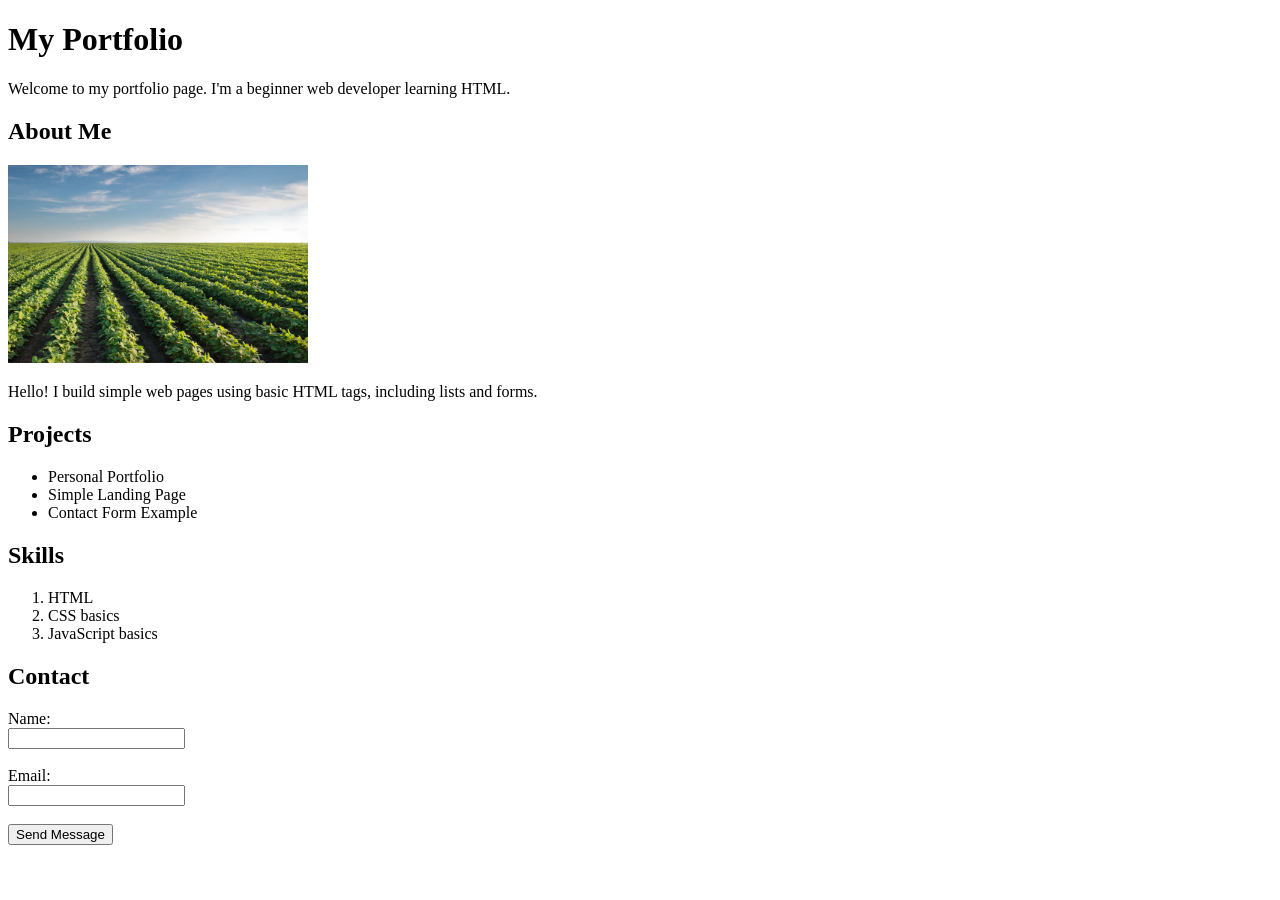
<file: index.html>
<!DOCTYPE html>
<html>
<head>
    <title>My Portfolio</title>
</head>
<body>

    <h1>My Portfolio</h1>

    <p>Welcome to my portfolio page. I'm a beginner web developer learning HTML.</p>

    <h2>About Me</h2>

    <img src="field.jpeg" alt="Portfolio Image" width="300">

    <p>
        Hello! I build simple web pages using basic HTML tags,
        including lists and forms.
    </p>

    <h2>Projects</h2>

    <ul>
        <li>Personal Portfolio</li>
        <li>Simple Landing Page</li>
        <li>Contact Form Example</li>
    </ul>

    <h2>Skills</h2>

    <ol>
        <li>HTML</li>
        <li>CSS basics</li>
        <li>JavaScript basics</li>
    </ol>

    <h2>Contact</h2>

    <form>
        <label>Name:</label><br>
        <input type="text" name="name"><br><br>

        <label>Email:</label><br>
        <input type="email" name="email"><br><br>

        <input type="submit" value="Send Message">
    </form>

</body>
</html>
</file>
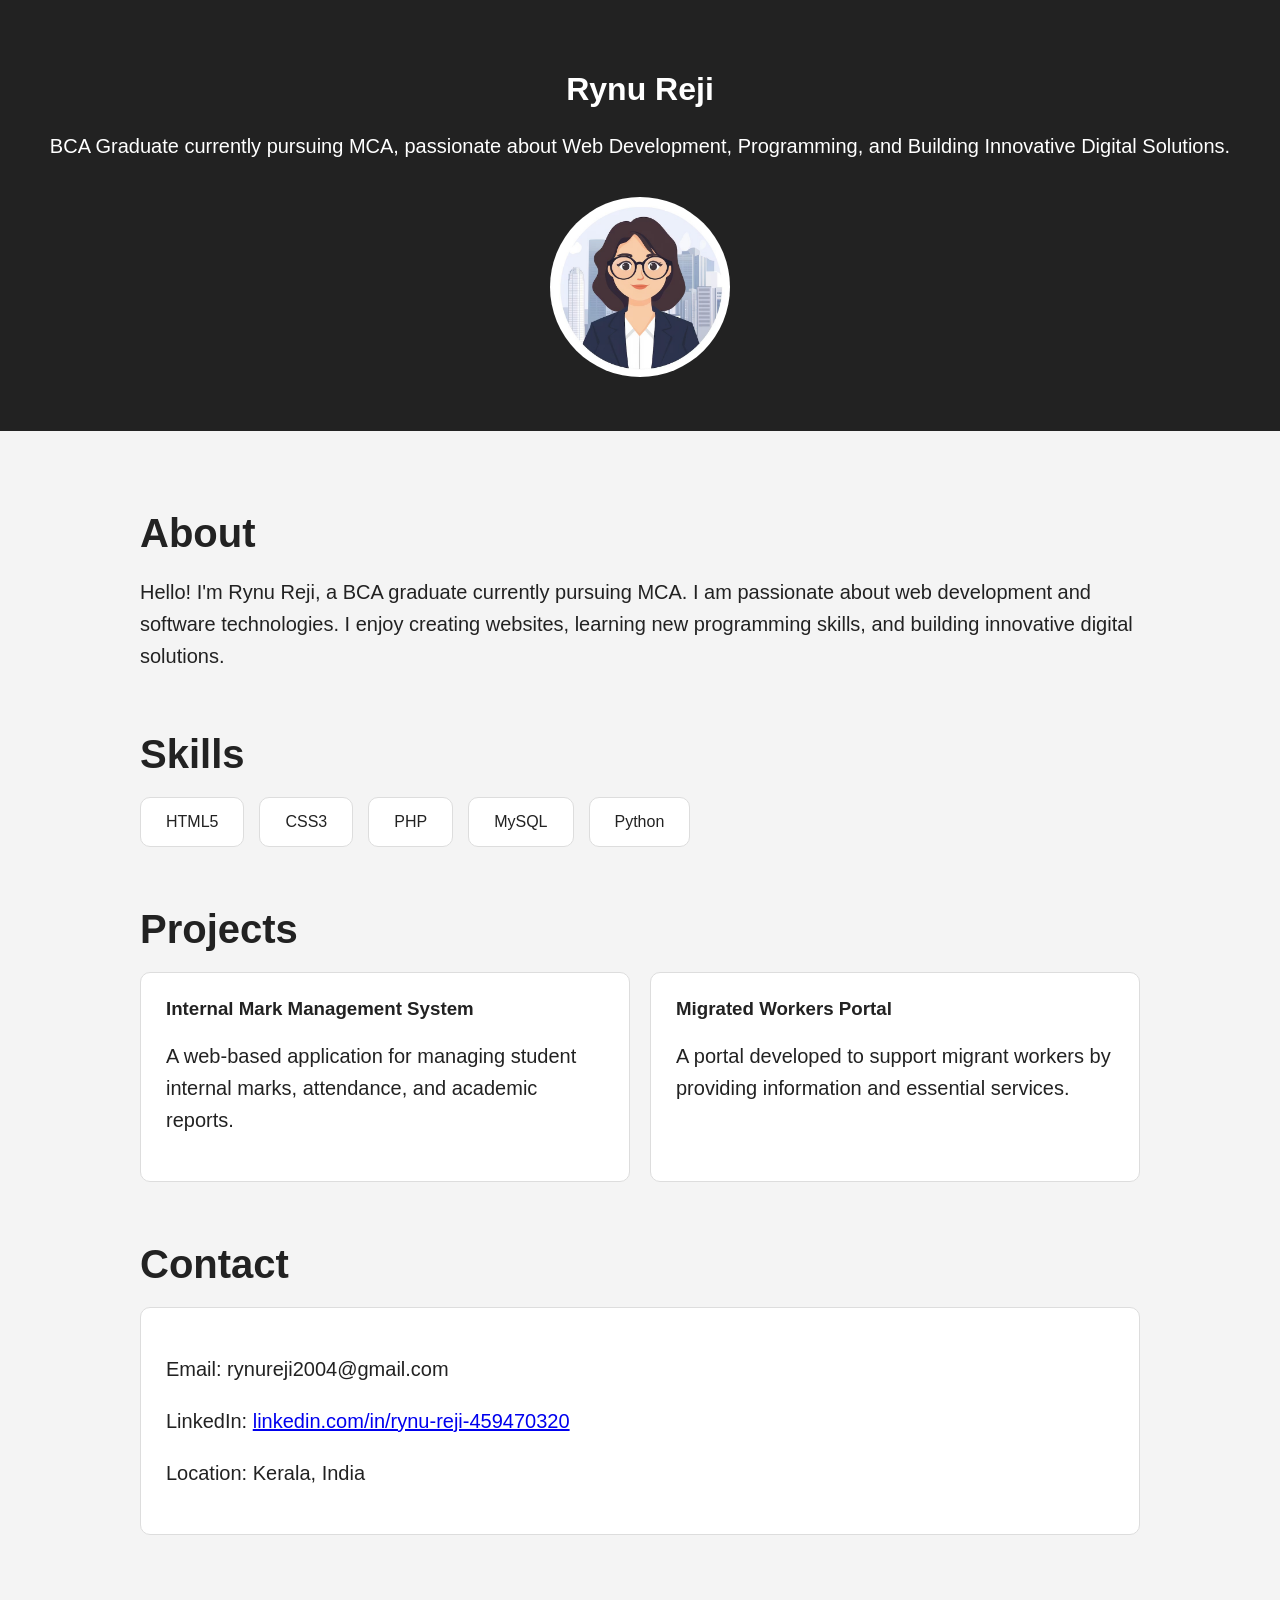
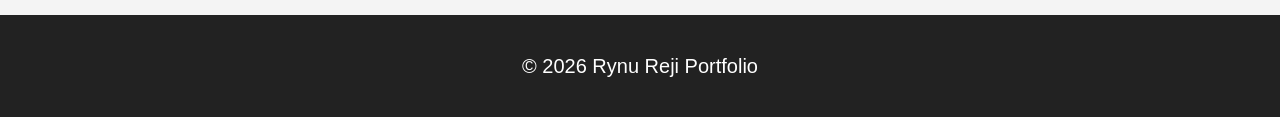
<file: portfolio.html>
<!-- <!DOCTYPE html>
<html>
<head>
    <title>My Portfolio</title>
</head>
<body>

    <h1>My Portfolio</h1>

    <p>Welcome to my portfolio page. I'm a beginner web developer learning HTML.</p>

    <h2>About Me</h2>

    <img src="field.jpeg" alt="Portfolio Image" width="300">

    <p>
        Hello! I build simple web pages using basic HTML tags,
        including lists and forms.
    </p>

    <h2>Projects</h2>

    <ul>
        <li>Personal Portfolio</li>
        <li>Simple Landing Page</li>
        <li>Contact Form Example</li>
    </ul>

    <h2>Skills</h2>

    <ol>
        <li>HTML</li>
        <li>CSS basics</li>
        <li>JavaScript basics</li>
    </ol>

    <h2>Contact</h2>

    <form>
        <label>Name:</label><br>
        <input type="text" name="name"><br><br>

        <label>Email:</label><br>
        <input type="email" name="email"><br><br>

        <input type="submit" value="Send Message">
    </form>

</body>
</html> -->

 

  <!-- <!DOCTYPE html>
<html lang="en">
<head>
    <meta charset="UTF-8">
    <meta name="viewport" content="width=device-width, initial-scale=1.0">
    <title>Rynu Reji Portfolio</title>

    <style>
        body{
            margin:0;
            font-family: Arial, sans-serif;
            background-color:#f4f4f4;
        }

        header{
            background-color:#222;
            color:white;
            text-align:center;
            padding:50px 20px;
        }

        header img{
            width:200px;
            height:200px;
            border-radius:50%;
            margin-top:15px;
        }

        section{
            background:white;
            margin:20px;
            padding:20px;
            border-radius:10px;
            text-align:center;
        }

        ol{
            display:inline-block;
            text-align:left;
        }

        form{
            display:inline-block;
            text-align:left;
        }

        input{
            padding:8px;
            width:250px;
        }

        input[type="submit"]{
            width:auto;
            cursor:pointer;
        }

        footer{
            background:#222;
            color:white;
            text-align:center;
            padding:15px;
        }
    </style>
</head>
<body>

    <header>
        <h1>Rynu Reji</h1>

         <p>BCA Graduate currently pursuing MCA, passionate about Web Development, Programming, and Building Innovative Digital Solutions.</p>

        <img src="portfolio.jpeg" alt="Rynu Reji">
    </header>

    <section>
        <h2>About Me</h2>

        <p>
              
    Hello! I'm Rynu Reji, a BCA graduate currently pursuing
    an MCA. I am passionate about web development and software
    technologies. I enjoy creating websites and learning new
    programming skills.
</p>
        
    </section>

    <section>
        <h2>Skills</h2>

        <ol>
            <li>HTML5</li>
            <li>CSS3</li>
            <li>PHP</li>
            <li>MySQL</li>
            <li>Python Basics</li>
        </ol>
    </section>

    <section>
        <h2>Projects</h2>

        <ol>
            <li>Internal Mark Management System</li>
            <li>Migrated Workers Portal</li>
        </ol>
    </section>

    <section>
        <h2>Contact</h2>

        <form>
            <label>Name:</label><br>
            <input type="text"><br><br>

            <label>Email:</label><br>
            <input type="email"><br><br>

            <input type="submit" value="Send Message">
        </form>
    </section>

    <footer>
        <p>&copy; 2026 Rynu Reji Portfolio</p>
    </footer>

</body>
</html> -->

<!DOCTYPE html>
<html lang="en">
<head>
    <meta charset="UTF-8">
    <meta name="viewport" content="width=device-width, initial-scale=1.0">
    <title>Rynu Reji Portfolio</title>

    <style>

        body{
            margin:0;
            font-family:Arial, sans-serif;
            background:#f4f4f4;
            color:#222;
        }

        header{
            background:#222;
            color:white;
            text-align:center;
            padding:50px 20px;
        }

        header img{
            width:180px;
            height:180px;
            border-radius:50%;
            margin-top:15px;
        }

        .container{
            max-width:1000px;
            margin:auto;
            padding:20px;
        }

        section{
            margin:60px 0;
        }

        h2{
            font-size:40px;
            margin-bottom:20px;
        }

        p{
            font-size:20px;
            line-height:1.6;
        }

        .skills{
            display:flex;
            flex-wrap:wrap;
            gap:15px;
        }

        .skill{
            background:white;
            padding:15px 25px;
            border-radius:10px;
            border:1px solid #ddd;
        }

        .projects{
            display:flex;
            flex-wrap:wrap;
            gap:20px;
        }

        .project{
            flex:1;
            min-width:300px;
            background:white;
            border:1px solid #ddd;
            border-radius:10px;
            padding:25px;
        }

        .project h3{
            margin-top:0;
        }

        .contact{
            background:white;
            padding:25px;
            border-radius:10px;
            border:1px solid #ddd;
        }

        footer{
            background:#222;
            color:white;
            text-align:center;
            padding:15px;
        }

        @media(max-width:768px){

            h2{
                font-size:30px;
            }

            p{
                font-size:18px;
            }

            .projects{
                flex-direction:column;
            }
        }

    </style>
</head>
<body>

<header>

    <h1>Rynu Reji</h1>

    <p>
        BCA Graduate currently pursuing MCA, passionate about
        Web Development, Programming, and Building Innovative Digital Solutions.
    </p>

    <img src="my portfolio.jpeg" alt="Rynu Reji">

</header>

<div class="container">

    <section>

        <h2>About</h2>

        <p>
            Hello! I'm Rynu Reji, a BCA graduate currently pursuing
            MCA. I am passionate about web development and software
            technologies. I enjoy creating websites, learning new
            programming skills, and building innovative digital solutions.
        </p>

    </section>

    <section>

        <h2>Skills</h2>

        <div class="skills">

            <div class="skill">HTML5</div>

            <div class="skill">CSS3</div>

            <div class="skill">PHP</div>

            <div class="skill">MySQL</div>

            <div class="skill">Python</div>

        </div>

    </section>

    <section>

        <h2>Projects</h2>

        <div class="projects">

            <div class="project">

                <h3>Internal Mark Management System</h3>

                <p>
                    A web-based application for managing student
                    internal marks, attendance, and academic reports.
                </p>

            </div>

            <div class="project">

                <h3>Migrated Workers Portal</h3>

                <p>
                    A portal developed to support migrant workers
                    by providing information and essential services.
                </p>

            </div>

        </div>

    </section>

    <section>

        <h2>Contact</h2>

        <div class="contact">

            <p>Email: rynureji2004@gmail.com</p>

              <p>
            LinkedIn:
            <a href="https://www.linkedin.com/in/rynu-reji-459470320" target="_blank">
                linkedin.com/in/rynu-reji-459470320
            </a>
        </p>

            <p>Location: Kerala, India</p>

        </div>

    </section>

</div>

<footer>

    <p>&copy; 2026 Rynu Reji Portfolio</p>

</footer>

</body>
</html>
</file>
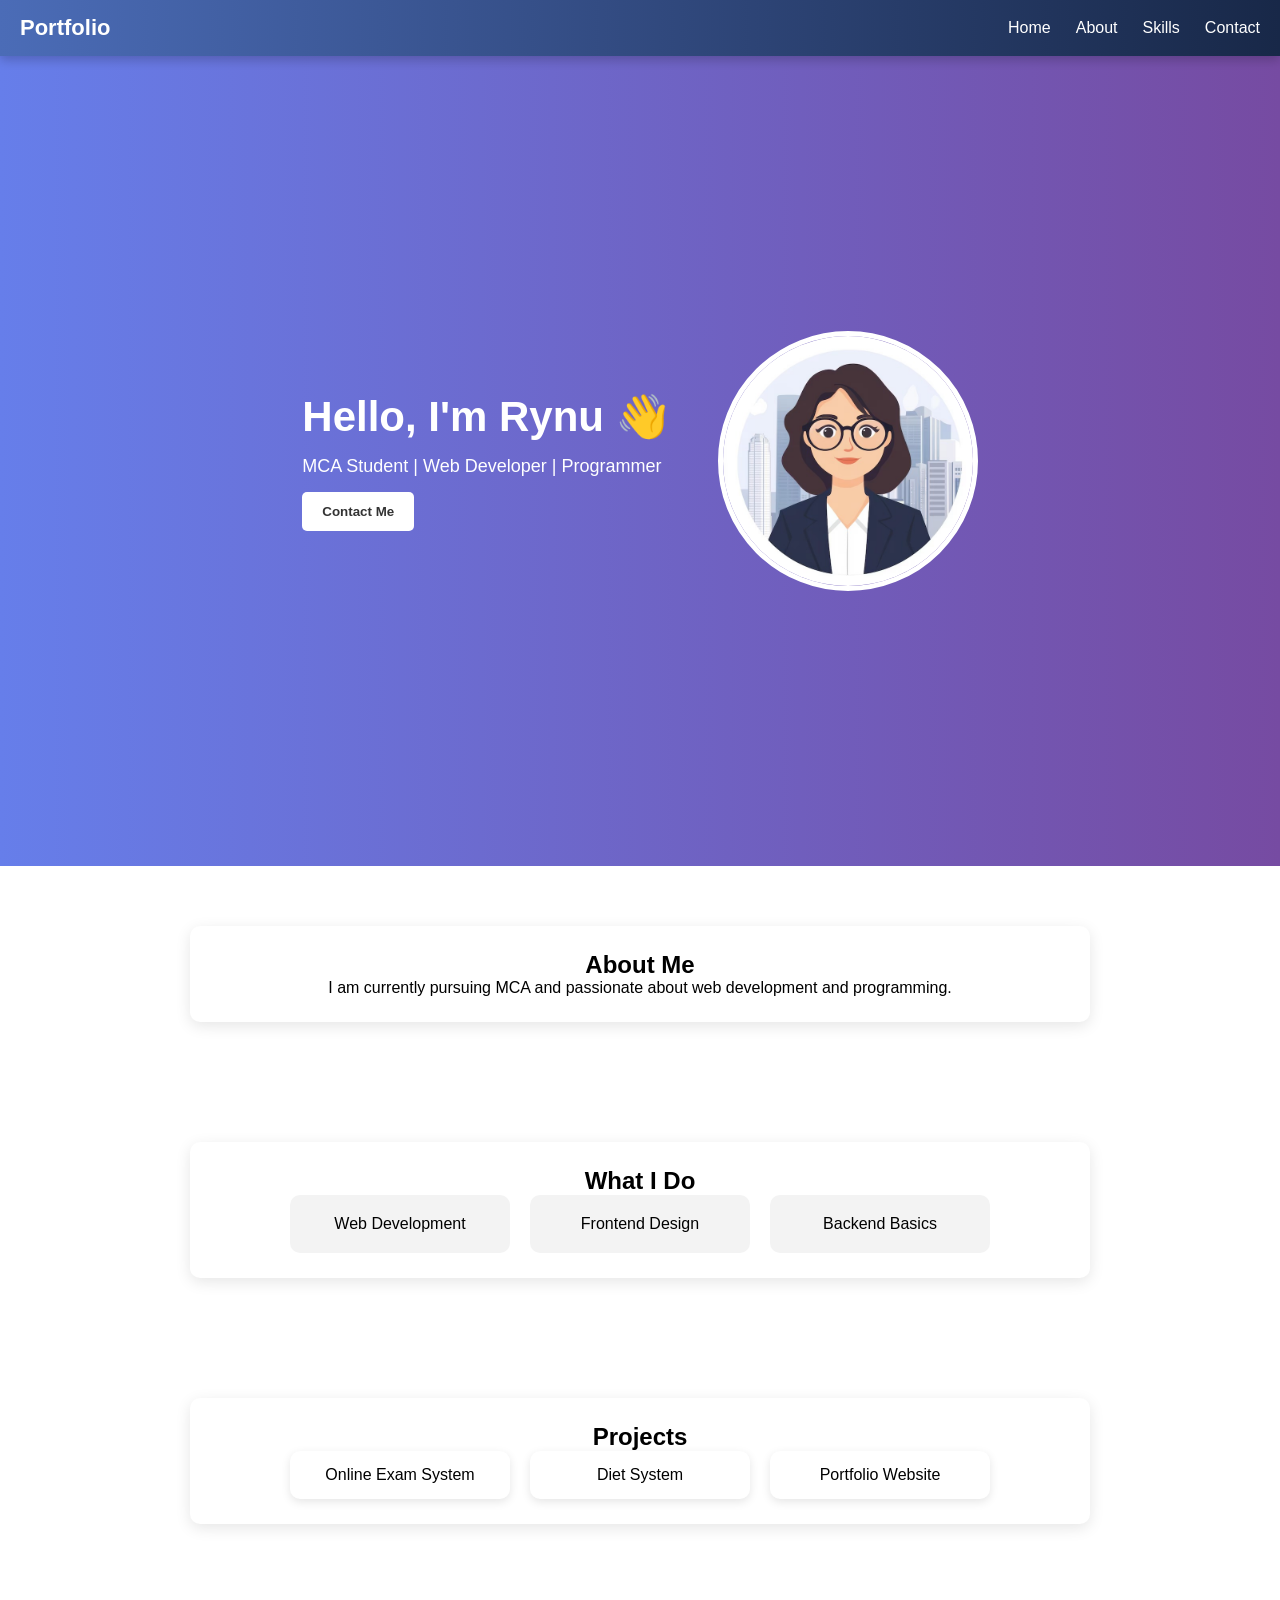
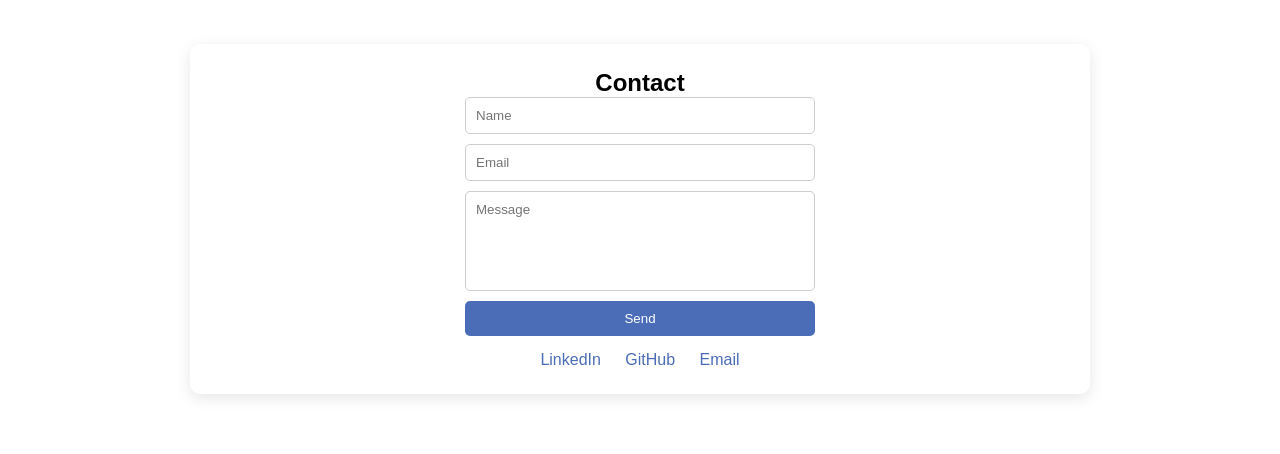
<file: responsive portfolio.html>
<!DOCTYPE html>
<html lang="en">
<head>
<meta charset="UTF-8">
<title>My Portfolio</title>

<style>
* {
  margin: 0;
  padding: 0;
  box-sizing: border-box;
  font-family: 'Segoe UI', sans-serif;
}

/* NAVBAR */
.navbar {
  display: flex;
  justify-content: space-between;
  align-items: center;
  background: linear-gradient(90deg, #4b6cb7, #182848);
  padding: 15px 20px;
  color: white;
  position: sticky;
  top: 0;
  z-index: 1000;
  box-shadow: 0 4px 10px rgba(0,0,0,0.2);
}

.logo {
  font-size: 22px;
  font-weight: bold;
}

.nav-links {
  display: flex;
  list-style: none;
  gap: 25px;
}

.nav-links li a {
  color: white;
  text-decoration: none;
}

.menu-toggle {
  display: none;
  font-size: 28px;
  cursor: pointer;
}

/* HERO */
.hero {
  height: 90vh;
  display: flex;
  justify-content: center;
  align-items: center;
  gap: 50px;
  padding: 20px;
  background: linear-gradient(to right, #667eea, #764ba2);
  color: white;
  flex-wrap: wrap;
}

.hero-text h1 {
  font-size: 42px;
}

.hero-text p {
  font-size: 18px;
  margin: 15px 0;
}

.hero-text button {
  padding: 12px 20px;
  border: none;
  background: #fff;
  color: #333;
  font-weight: bold;
  cursor: pointer;
  border-radius: 5px;
}

/* IMAGE */
.hero img {
  width: 260px;
  height: 260px;
  border-radius: 50%;
  border: 5px solid white;
  object-fit: cover;
}

/* SECTIONS */
section {
  padding: 60px 20px;
}

.card {
  max-width: 900px;
  margin: auto;
  background: white;
  padding: 25px;
  border-radius: 10px;
  box-shadow: 0 4px 15px rgba(0,0,0,0.1);
  text-align: center;
}

/* WHAT I DO */
.services {
  display: flex;
  gap: 20px;
  flex-wrap: wrap;
  justify-content: center;
}

.service-box {
  background: #f3f3f3;
  padding: 20px;
  border-radius: 10px;
  width: 220px;
  transition: 0.3s;
}

.service-box:hover {
  transform: scale(1.05);
  background: #667eea;
  color: white;
}

/* PROJECTS */
.projects {
  display: flex;
  gap: 20px;
  flex-wrap: wrap;
  justify-content: center;
}

.project-card {
  width: 220px;
  background: white;
  padding: 15px;
  border-radius: 10px;
  box-shadow: 0 3px 10px rgba(0,0,0,0.1);
}

/* CONTACT FORM (FIXED SMALL SIZE) */
form {
  display: flex;
  flex-direction: column;
  gap: 10px;
  max-width: 350px;
  margin: auto;
}

input, textarea {
  padding: 10px;
  border: 1px solid #ccc;
  border-radius: 5px;
  width: 100%;
}

textarea {
  height: 100px;
  resize: none;
}

button {
  padding: 10px;
  border: none;
  background: #4b6cb7;
  color: white;
  cursor: pointer;
  border-radius: 5px;
}

button:hover {
  background: #182848;
}

/* SOCIAL */
.social {
  margin-top: 15px;
}

.social a {
  margin: 0 10px;
  text-decoration: none;
  color: #4b6cb7;
  font-weight: 500;
}

/* RESPONSIVE */
@media (max-width: 768px) {
  .nav-links {
    display: none;
    flex-direction: column;
    background: #182848;
    position: absolute;
    top: 60px;
    right: 0;
    width: 200px;
    padding: 10px;
  }

  .nav-links.active {
    display: flex;
  }

  .menu-toggle {
    display: block;
  }

  .hero {
    flex-direction: column;
    text-align: center;
  }
}
</style>
</head>

<body>

<!-- NAVBAR -->
<nav class="navbar">
  <div class="logo">Portfolio</div>

  <ul class="nav-links" id="navLinks">
    <li><a href="#home">Home</a></li>
    <li><a href="#about">About</a></li>
    <li><a href="#skills">Skills</a></li>
    <li><a href="#contact">Contact</a></li>
  </ul>

  <div class="menu-toggle" onclick="toggleMenu()">☰</div>
</nav>

<!-- HERO -->
<section class="hero" id="home">

  <div class="hero-text">
    <h1>Hello, I'm Rynu 👋</h1>
    <p>MCA Student | Web Developer | Programmer</p>

    <button onclick="document.getElementById('contact').scrollIntoView({behavior:'smooth'})">
      Contact Me
    </button>
  </div>

  <img src="my portfolio.jpeg" alt="Profile">

</section>

<!-- ABOUT -->
<section id="about">
  <div class="card">
    <h2>About Me</h2>
    <p>
      I am currently pursuing MCA and passionate about web development and programming.
    </p>
  </div>
</section>

<!-- SERVICES -->
<section>
  <div class="card">
    <h2>What I Do</h2>
    <div class="services">
      <div class="service-box">Web Development</div>
      <div class="service-box">Frontend Design</div>
      <div class="service-box">Backend Basics</div>
    </div>
  </div>
</section>

<!-- PROJECTS -->
<section>
  <div class="card">
    <h2>Projects</h2>
    <div class="projects">
      <div class="project-card">Online Exam System</div>
      <div class="project-card">Diet System</div>
      <div class="project-card">Portfolio Website</div>
    </div>
  </div>
</section>

<!-- CONTACT -->
<section id="contact">
  <div class="card">
    <h2>Contact</h2>

    <form onsubmit="submitForm(event)">
      <input type="text" id="name" placeholder="Name" required>
      <input type="email" id="email" placeholder="Email" required>
      <textarea id="message" placeholder="Message" required></textarea>

      <button type="submit">Send</button>
    </form>

    <div class="social">
      <a href="#">LinkedIn</a>
      <a href="#">GitHub</a>
      <a href="#">Email</a>
    </div>
  </div>
</section>

<script>
function toggleMenu() {
  document.getElementById("navLinks").classList.toggle("active");
}

function submitForm(event) {
  event.preventDefault();

  let name = document.getElementById("name").value;
  let email = document.getElementById("email").value;
  let message = document.getElementById("message").value;

  alert(
    "Message Sent!\n\nName: " + name +
    "\nEmail: " + email +
    "\nMessage: " + message
  );

  event.target.reset();
}
</script>

</body>
</html>
</file>
